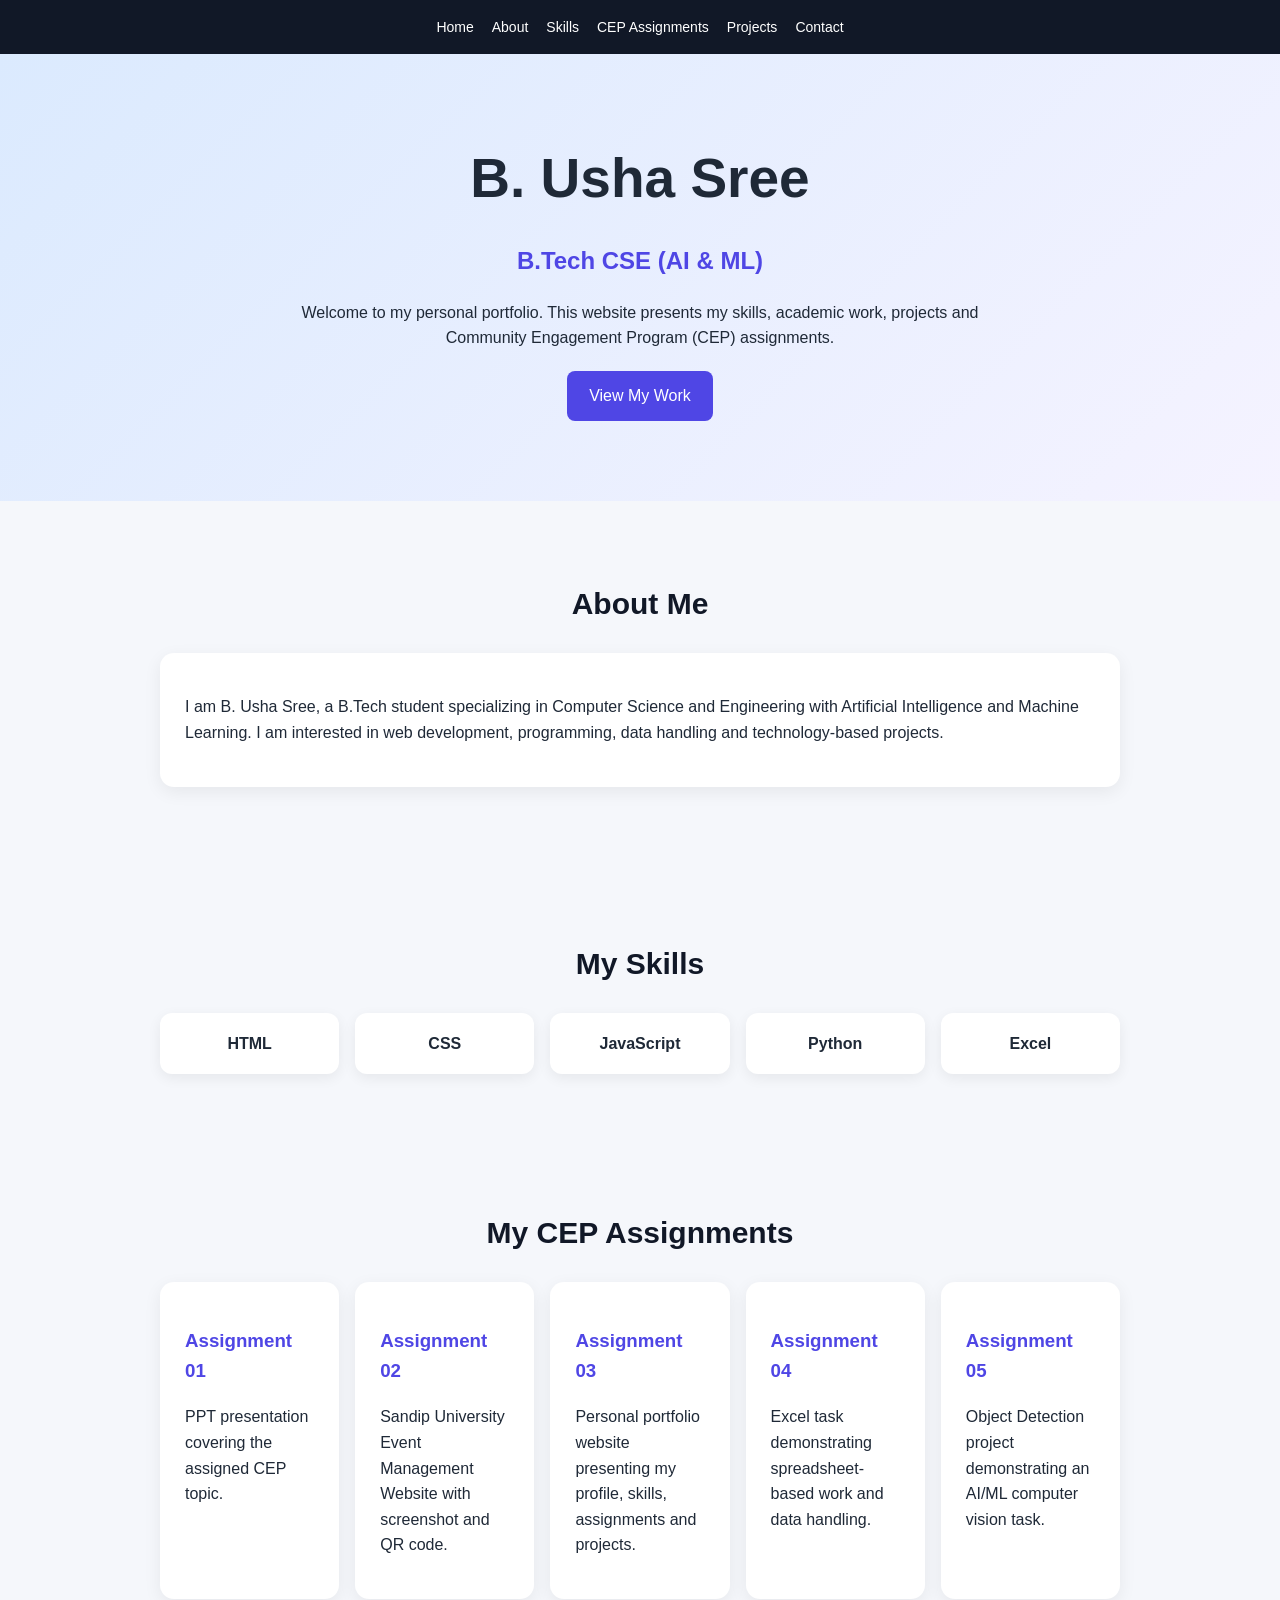
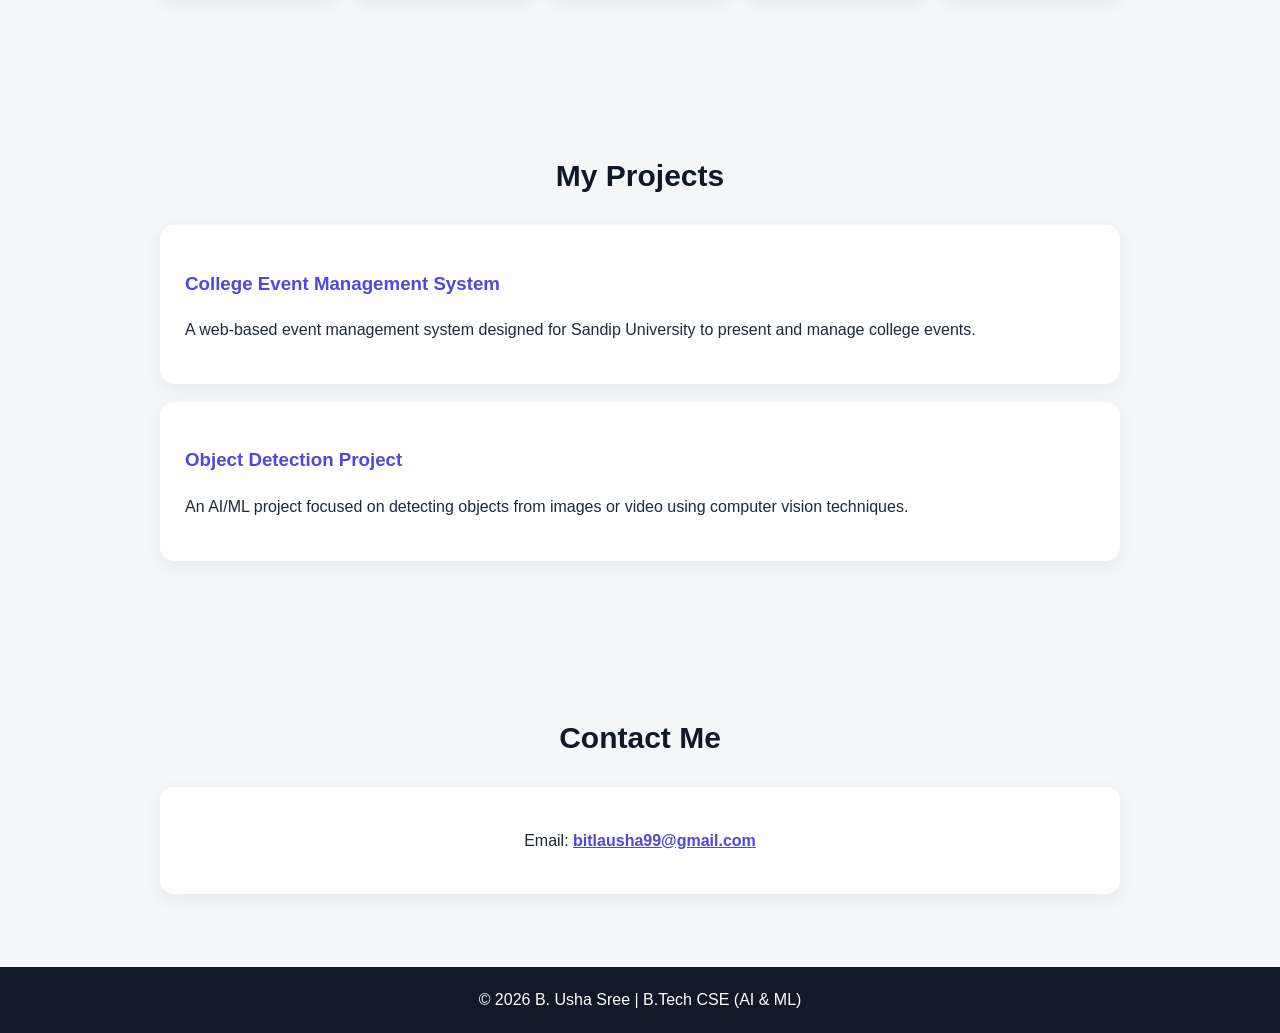
<file: portfolio.html>
<!DOCTYPE html>
<html lang="en">
<head>
<meta charset="UTF-8">
<meta name="viewport" content="width=device-width, initial-scale=1.0">
<title>B. Usha Sree | Portfolio</title>
<style>
*{box-sizing:border-box}html{scroll-behavior:smooth}body{margin:0;font-family:Arial,sans-serif;background:#f5f7fb;color:#1f2937;line-height:1.6}
nav{position:sticky;top:0;background:#111827;padding:14px;text-align:center;z-index:5}nav a{color:#fff;text-decoration:none;margin:0 9px;font-size:14px}
.hero{text-align:center;padding:80px 20px;background:linear-gradient(135deg,#dbeafe,#f5f3ff)}h1{font-size:55px;margin:0}h2{color:#4f46e5}.hero p{max-width:700px;margin:auto}.btn{display:inline-block;margin-top:20px;padding:12px 22px;background:#4f46e5;color:white;text-decoration:none;border-radius:8px}
section{max-width:1000px;margin:auto;padding:55px 20px}section>h2{text-align:center;color:#111827;font-size:30px;margin-bottom:25px}.card{background:white;padding:25px;border-radius:14px;box-shadow:0 5px 18px #0001;margin-bottom:18px}
.about{text-align:center}.skills,.assignments{display:grid;grid-template-columns:repeat(auto-fit,minmax(150px,1fr));gap:16px}.skill{text-align:center;background:white;padding:18px;border-radius:12px;font-weight:bold;box-shadow:0 4px 14px #0001}.assignment h3,.project h3{color:#4f46e5}.contact{text-align:center}.contact a{color:#4f46e5;font-weight:bold}footer{background:#111827;color:white;text-align:center;padding:20px}
</style>
</head>
<body>
<nav>
<a href="#home">Home</a><a href="#about">About</a><a href="#skills">Skills</a><a href="#assignments">CEP Assignments</a><a href="#projects">Projects</a><a href="#contact">Contact</a>
</nav>
<header class="hero" id="home">
<h1>B. Usha Sree</h1><h2>B.Tech CSE (AI & ML)</h2>
<p>Welcome to my personal portfolio. This website presents my skills, academic work, projects and Community Engagement Program (CEP) assignments.</p>
<a class="btn" href="#assignments">View My Work</a>
</header>
<section id="about"><h2>About Me</h2><div class="card"><p>I am B. Usha Sree, a B.Tech student specializing in Computer Science and Engineering with Artificial Intelligence and Machine Learning. I am interested in web development, programming, data handling and technology-based projects.</p></div></section>
<section id="skills"><h2>My Skills</h2><div class="skills"><div class="skill">HTML</div><div class="skill">CSS</div><div class="skill">JavaScript</div><div class="skill">Python</div><div class="skill">Excel</div></div></section>
<section id="assignments"><h2>My CEP Assignments</h2><div class="assignments">
<div class="card assignment"><h3>Assignment 01</h3><p>PPT presentation covering the assigned CEP topic.</p></div>
<div class="card assignment"><h3>Assignment 02</h3><p>Sandip University Event Management Website with screenshot and QR code.</p></div>
<div class="card assignment"><h3>Assignment 03</h3><p>Personal portfolio website presenting my profile, skills, assignments and projects.</p></div>
<div class="card assignment"><h3>Assignment 04</h3><p>Excel task demonstrating spreadsheet-based work and data handling.</p></div>
<div class="card assignment"><h3>Assignment 05</h3><p>Object Detection project demonstrating an AI/ML computer vision task.</p></div>
</div></section>
<section id="projects"><h2>My Projects</h2><div class="card project"><h3>College Event Management System</h3><p>A web-based event management system designed for Sandip University to present and manage college events.</p></div><div class="card project"><h3>Object Detection Project</h3><p>An AI/ML project focused on detecting objects from images or video using computer vision techniques.</p></div></section>
<section class="contact" id="contact"><h2>Contact Me</h2><div class="card"><p>Email: <a href="mailto:bitlausha99@gmail.com">bitlausha99@gmail.com</a></p></div></section>
<footer>© 2026 B. Usha Sree | B.Tech CSE (AI & ML)</footer>
</body></html>
</file>
